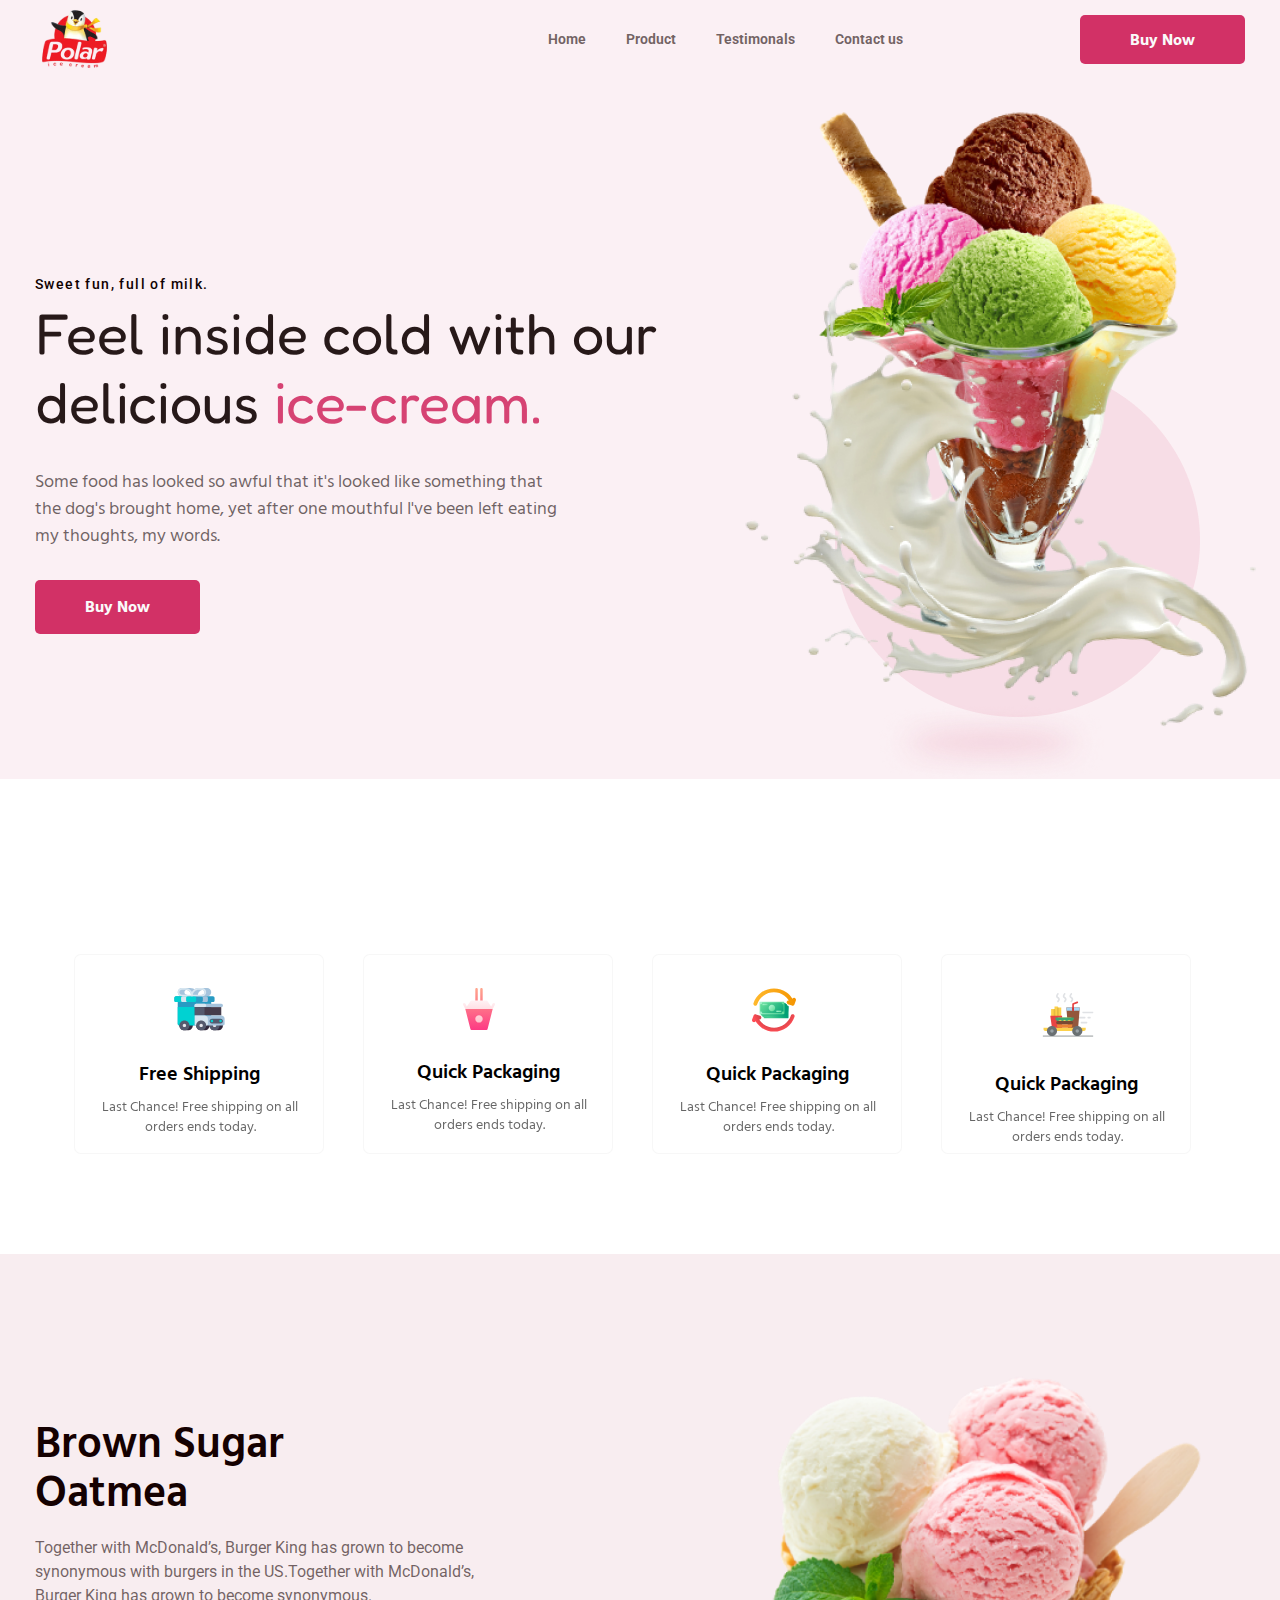
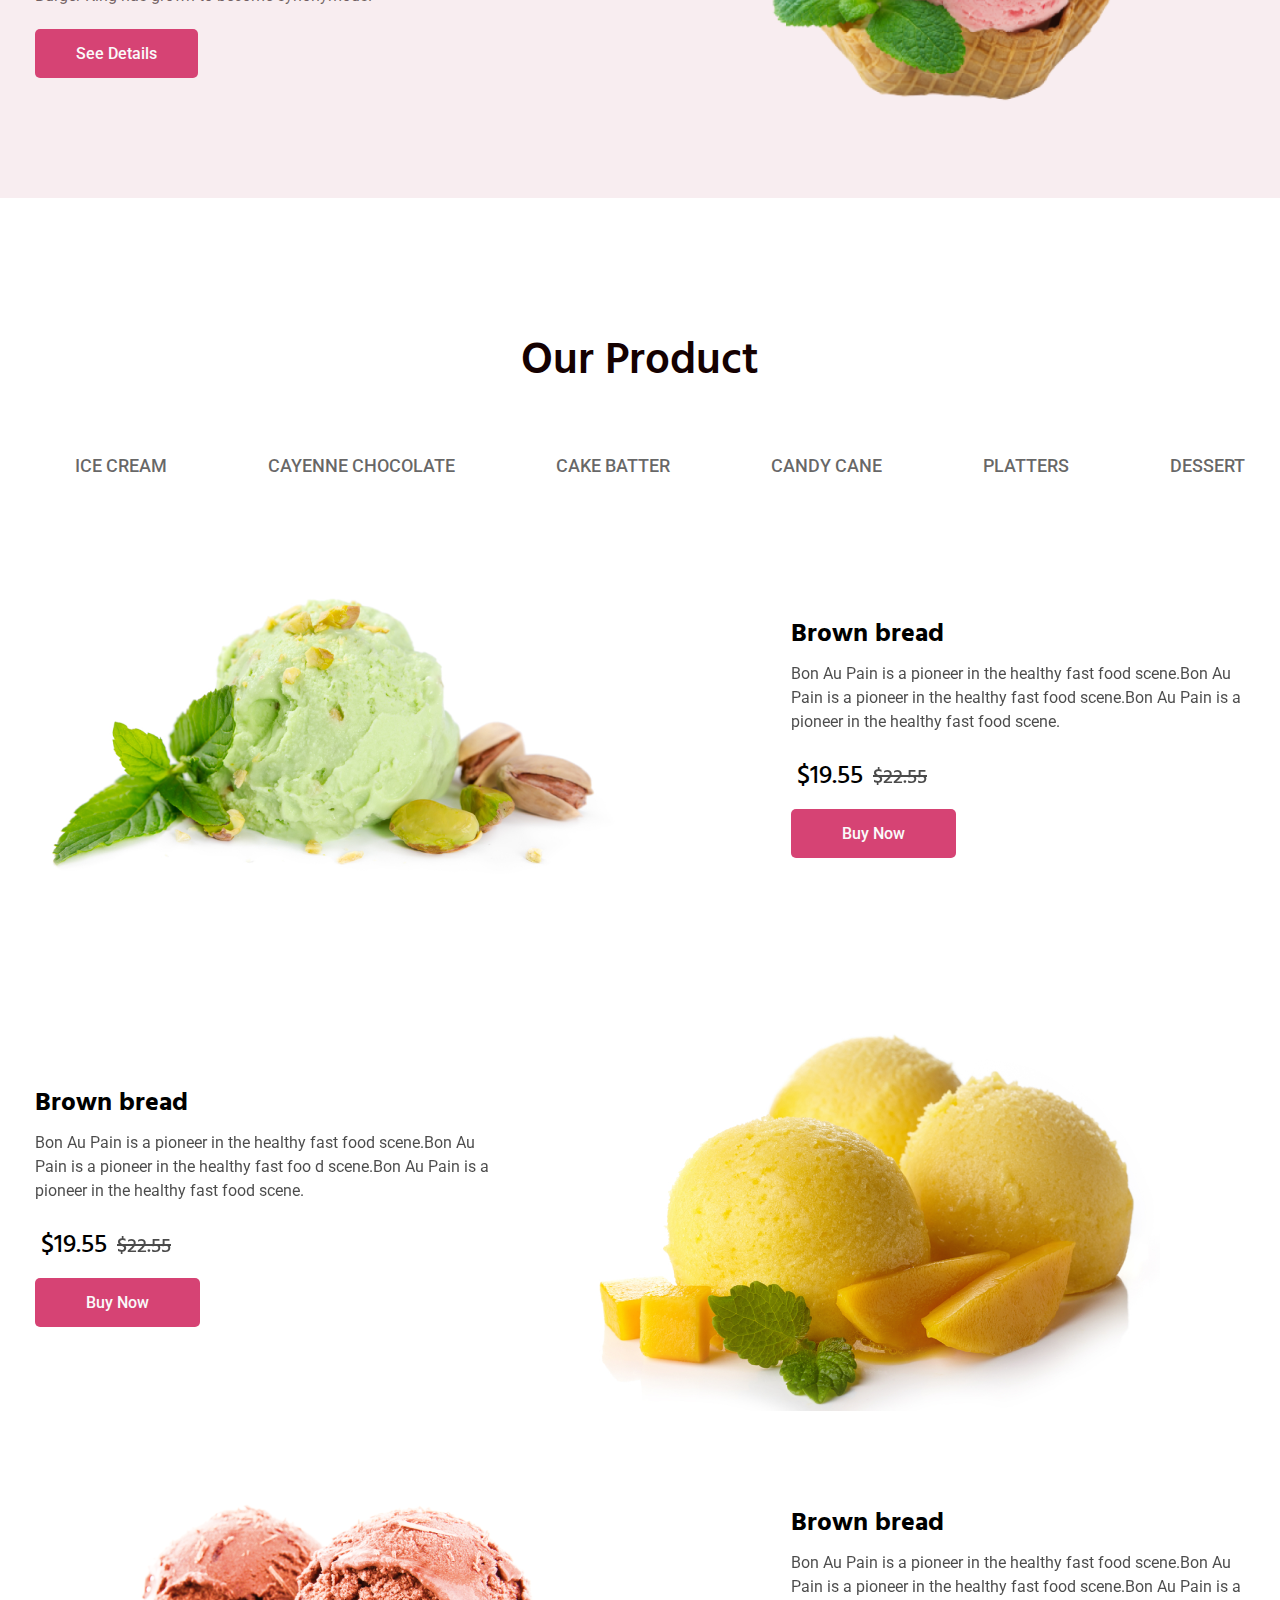
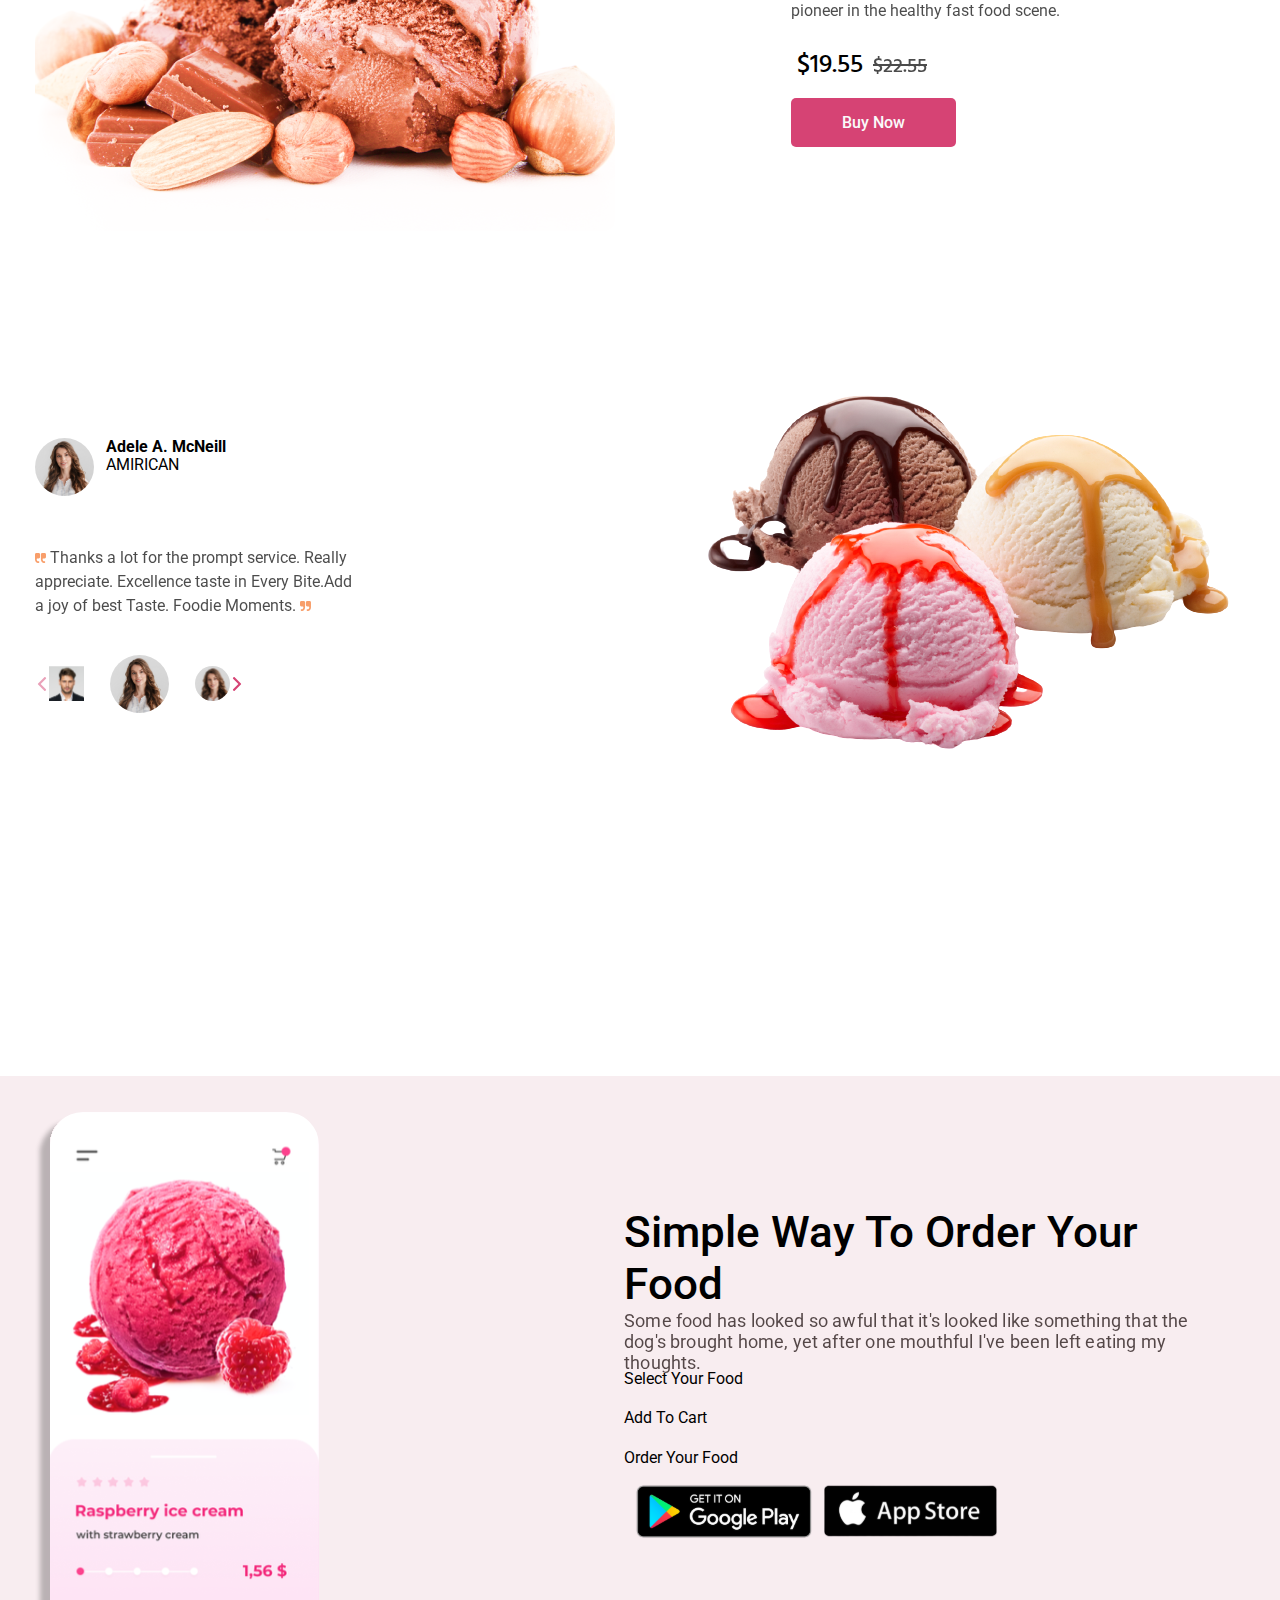
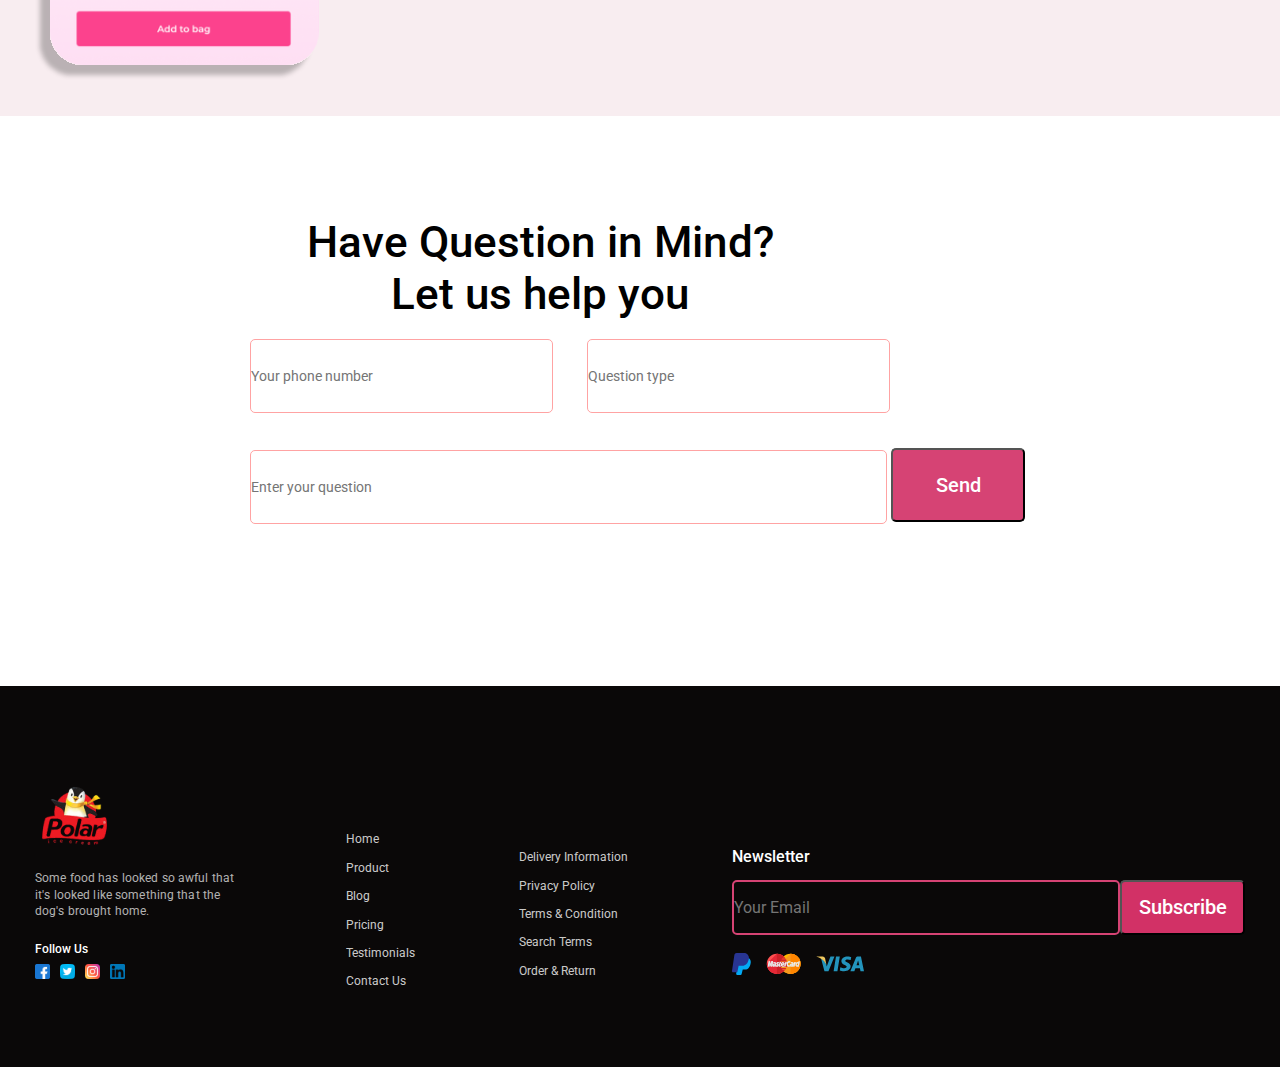
<file: index.html>
<!DOCTYPE html>
<html lang="en">
<head>
    <meta charset="UTF-8">
    <meta name="viewport" content="width=device-width, initial-scale=1.0">
    <link rel="stylesheet" href="./css/normalize.css">
    <link rel="stylesheet" href="./css/main.css">
    <link rel="preconnect" href="https://fonts.googleapis.com">
    <link rel="preconnect" href="https://fonts.gstatic.com" crossorigin>
    <link href="https://fonts.googleapis.com/css2?family=Fredoka:wght@500&display=swap" rel="stylesheet">
    <link rel="preconnect" href="https://fonts.googleapis.com">
    <link rel="preconnect" href="https://fonts.gstatic.com" crossorigin>
    <link href="https://fonts.googleapis.com/css2?family=Roboto:wght@100;300;400;500;700;900&display=swap" rel="stylesheet">
    <link rel="preconnect" href="https://fonts.googleapis.com">
    <link rel="preconnect" href="https://fonts.gstatic.com" crossorigin>
    <link href="https://fonts.googleapis.com/css2?family=Hind+Madurai:wght@300;400;500;600;700&display=swap" rel="stylesheet">
    <title>The latest</title>
</head>
<body>
    <header class="site-header">
        <div class="container">
            <div class="header">
                <a class="header-logo-link" href="/">
                    <img class="header-img" src="./images/logo.svg" alt="Logo" width="79" height="79">
                </a>
                <nav class="header-navbar">
                    <ul class="header-list">
                        <li class="header-item">
                            <a class="header-navlink" href="#">Home</a>
                        </li>
                        <li class="header-item"><a class="header-navlink" href="#">Product</a>
                        </li>
                        <li class="header-item">
                            <a class="header-navlink" href="#">Testimonals</a>
                        </li>
                        <li class="header-item">
                            <a class="header-navlink" href="#">Contact us</a>
                        </li>
                    </ul>
                    <a class="button" href="#">Buy Now</a>
                </nav>
                
            </div>
        </div>
        
        
    </header>
    <main>
        <section class="hero-section">
            <div class="container">
                <div class="hero-content">
                    <div class="hero-content-left">
                        <span class="hero-content-span">Sweet fun, full of milk.</span>
                        <h1 class="hero-content-title">Feel inside cold with our delicious <span class="hero-content-span2">ice-cream.</span>
                        </h1>
                        <p class="hero-content-text">Some food has looked so awful that it's looked like something that the dog's brought home, yet after one mouthful I've been left eating my thoughts, my words.</p>
                        <a class="hero-content-button" href="#">Buy Now</a>
                      
                    </div>
                    <div class="hero-content-right">
                      <p class="hero-bg"></p>
                    </div>

                </div>
            </div>
        </section>
        <section class="service-section">
            <div class="container">
                <div class="service-content">
                    <ul class="service-list">
                     <li class="service-item">
                        <img class="service-image" src="./images/car.svg" alt="Car" width="51.002" height="43.35">
                        <h3 class="service-title">Free Shipping</h3>
                        <p class="service-text">Last Chance! Free shipping on all orders ends today.</p>
                     </li>
                     <li class="service-item">
                        <img class="service-image"  src="./images/quickgroup.svg" alt="Quick packaging" width="32" height="42">
                        <h3 class="service-title">Quick Packaging</h3>
                        <p class="service-text">Last Chance! Free shipping on all orders ends today.</p>
                     </li>
                     <li class="service-item">
                        <img class="service-image" src="./images/cash-back.svg" alt="cash-back" width="44" height="44">
                        <h3 class="service-title">Quick Packaging</h3>
                        <p class="service-text">Last Chance! Free shipping on all orders ends today.</p>
                     </li>
                     <li class="service-item">
                        <img class="service-image" src="./images/fast-delivery.svg" alt="fast-delivery" width="54" height="54">
                        <h3 class="service-title">Quick Packaging</h3>
                        <p class="service-text">Last Chance! Free shipping on all orders ends today.</p>
                     </li>
                    </ul>
                </div>
            </div>
        </section>
        <section class="brown">
            <div class="container">
                <div class="brown__content">
                    <div class="brown__content-left">
                        <h2 class="brown__title">Brown Sugar Oatmea</h2>
                        <p class="brown__text">Together with McDonald’s, Burger King has grown to become synonymous with burgers in the US.Together with McDonald’s, Burger King has grown to become synonymous.</p>
                        <a href="#" class="brown__link">See Details</a>
                    </div>
                    <div class="brown__content-right">
                        <img class="brown__image" src="./images/section2-image.png" alt="Ice-cream image" width="" height="">
                    </div>
                </div>
            </div>

        </section>
        <section class="products">
            <div class="container">
                <div class="products__content">
                    <h2 class="products__title">Our Product</h2>
                    <ul class="products__list">
                        <li class="products__item">
                            <a class="products__link" href="#">ICE CREAM</a>
                        </li>
                        <li class="products__item">
                            <a class="products__link" href="#">CAYENNE CHOCOLATE</a>
                        </li>
                        <li class="products__item">
                            <a class="products__link" href="#">CAKE BATTER</a>
                        </li>
                        <li class="products__item">
                            <a class="products__link" href="#">CANDY CANE</a>
                        </li>
                        <li class="products__item">
                            <a class="products__link" href="#">PLATTERS</a>
                        </li>
                        <li class="products__item">
                            <a class="products__link" href="#">DESSERT</a>
                        </li>
                    </ul>
                  <div class="products__content-flexer">
                    <div class="products__content__left">
                        <img class="products__content-image" src="./images/cabbage.png" alt="cabbage">
                    </div>
                    <div>
                        <h3 class="products__content-title">Brown bread</h3>
                        <p class="products__content-text">
                            Bon Au Pain is a pioneer in the healthy fast food scene.Bon Au Pain is a pioneer in the healthy fast food scene.Bon Au Pain is a pioneer in the healthy fast food scene.
                        </p>
                        <strong class="products__content-price">$19.55</strong> <del>$22.55</del>
                        <div class="products__content-link">Buy Now</div>
                    </div>
                  </div>
                  <div class="products__content-flexer2">
                    <div class="products__content__left">
                        <img class="products__content-image" src="./images/lemons.png" alt="lemons">
                    </div>
                    <div>
                        <h3 class="products__content-title">Brown bread</h3>
                        <p class="products__content-text">
                            Bon Au Pain is a pioneer in the healthy fast food scene.Bon Au Pain is a pioneer in the healthy fast foo d scene.Bon Au Pain is a pioneer in the healthy fast food scene.
                        </p>
                        <strong class="products__content-price">$19.55</strong> <del>$22.55</del>
                        <div class="products__content-link">Buy Now</div>
                    </div>
                  </div>
                  <div class="products__content-flexer3">
                    <div class="products__content__left">
                        <img class="products__content-image" src="./images/chocolotecream.png" alt="chocolotecream">
                    </div>
                    <div>
                        <h3 class="products__content-title">Brown bread</h3>
                        <p class="products__content-text">
                            Bon Au Pain is a pioneer in the healthy fast food scene.Bon Au Pain is a pioneer in the healthy fast food scene.Bon Au Pain is a pioneer in the healthy fast food scene.
                        </p>
                        <strong class="products__content-price">$19.55</strong> <del>$22.55</del>
                        <div class="products__content-link">Buy Now</div>
                    </div>
                  </div>
                  <div class="products__content-flexer5">
                    <div class="products__content-left5">
                        <div class="products__content-clientflex">
                            <div>
                                <img class="products__content-clientimage" src="./images/Ellipse21.svg" alt="Clientphoto" width="59" height="58">
                            </div>
                            <div class="client__name">
                               <strong>Adele A. McNeill</strong>
                               <p>AMIRICAN</p>
                            </div>
                          </div>
                        
                          <p class="products__content-clientreview">   <img class="iconsmall" src="./images/Group11.svg" alt="iconsmall"> Thanks a lot for the prompt service. Really appreciate. Excellence taste in Every Bite.Add a joy of best Taste. Foodie Moments.   <img class="iconsmall" src="./images/Group12.svg" alt="iconsmall"></p>
                          <div class="products__content-clientflex2">
                            <svg xmlns="http://www.w3.org/2000/svg" width="14" height="14" viewBox="0 0 14 14" fill="none">
                                <g opacity="0.5">
                                  <path d="M3.11172 7.54628L9.3419 13.7763C9.48599 13.9206 9.67835 14 9.88345 14C10.0886 14 10.2809 13.9206 10.425 13.7763L10.8838 13.3176C11.1824 13.0188 11.1824 12.533 10.8838 12.2345L5.65219 7.0029L10.8896 1.76547C11.0337 1.62126 11.1133 1.42901 11.1133 1.22402C11.1133 1.0188 11.0337 0.826562 10.8896 0.682239L10.4308 0.223657C10.2866 0.0794468 10.0944 0 9.88926 0C9.68415 0 9.4918 0.0794468 9.3477 0.223657L3.11172 6.45941C2.96728 6.60408 2.88795 6.79723 2.8884 7.00256C2.88795 7.20869 2.96728 7.40173 3.11172 7.54628Z" fill="#D64374"/>
                                </g>
                              </svg> 
                              <img src="./images/client1.svg" alt="">
                            <img class="client__image2" src="./images/Ellipse21.svg" alt="">
                            <img src="./images/MaskGroup.svg" alt=""> 
                            <svg xmlns="http://www.w3.org/2000/svg" width="14" height="14" viewBox="0 0 14 14" fill="none">
                                <path d="M10.8883 7.54628L4.6581 13.7763C4.51401 13.9206 4.32165 14 4.11655 14C3.91144 14 3.71909 13.9206 3.57499 13.7763L3.11618 13.3176C2.81763 13.0188 2.81763 12.533 3.11618 12.2345L8.34781 7.0029L3.11038 1.76547C2.96628 1.62126 2.88672 1.42901 2.88672 1.22402C2.88672 1.0188 2.96628 0.826562 3.11038 0.682239L3.56918 0.223657C3.7134 0.0794468 3.90564 0 4.11074 0C4.31585 0 4.5082 0.0794468 4.6523 0.223657L10.8883 6.45941C11.0327 6.60408 11.1121 6.79723 11.1116 7.00256C11.1121 7.20869 11.0327 7.40173 10.8883 7.54628Z" fill="#D64374"/>
                              </svg>
                          </div>
                        
                    </div>
                    <div class="products__content-right5">
                        <img src="./images/mixedcream.png" alt="">
                    </div>

                  </div>
                 
                </div>
            </div>
        </section>
        <section class="order__section">
            <div class="container">
              <div class="order__content">
                <div class="order__content-left">
                  <img class="order__content-image" src="./images/Mask2Group.svg" alt="">
                </div>
                <div class="order__content-right">
                    <h2 class="order__content-title">Simple Way To Order Your Food</h2>
                    <p class="order__content-text">Some food has looked so awful that it's looked like something that the dog's brought home, yet after one mouthful I've been left eating my thoughts.</p>
                    <p>Select Your Food</p>
                    <p class="order__content-cart">Add To Cart</p>
                    <p>Order Your Food</p>
                    <div class="order__app">
                        <img src="./images/en_badge_web_generic-removebg-preview 1.svg" alt="">
                        <img src="./images/2.svg" alt="">
                    </div>

                </div>
              </div>
            </div>
        </section>
        <section class="contact__section">
            <div class="container">
                <div class="contact">
                  <div class="titlemargin">
                    <h2 class="contact__title">Have Question in Mind? Let us help you</h2>
                  </div>
                    <form action="https://echo.htmlacademy.ru" method="post" enctype="multipart/form-data">
                        <input class="contact__tel" type="tel" name="phonenum" placeholder="Your phone number" >
                        <input class="contact__qtype" type="text" name="qtype" placeholder="Question type">
                        <input class="contact__question" type="text" name="question" placeholder="Enter your question"> 
                        <input class="contact__button" type="submit" value="Send">

                    </form>
                </div>
            </div>
        </section>
    </main>
    <footer class="footer__sec">
        <div class="container">
            <div class="footer__flexer">
                <div class="footer__first">
                    <img class="footer__first-logo" src="./images/looo.svg" alt="">
                    <p class="footer__first-text">Some food has looked so awful that it's looked like something that the dog's brought home.</p>
                    <p class="footer__small-text">Follow Us</p>
                    <div class="footer__media">
                        <img class="footer__media-icons" src="./images/facebook.svg" alt="">
                        <img class="footer__media-icons"  src="./images/twitter.svg" alt="">
                        <img class="footer__media-icons"  src="./images/instagram.svg" alt="">
                        <img class="footer__media-icons"  src="./images/linkedin.svg" alt="">
                    </div>
                </div>
                <div class="footer__second">
                    <ul>
                        <li class="footer__linker"><a class="footer-link" href="">Home</a></li>
                        <li class="footer__linker"><a class="footer-link" href="">Product</a></li>
                        <li class="footer__linker"><a  class="footer-link" href="">Blog</a></li>
                        <li class="footer__linker"><a class="footer-link" href="">Pricing</a></li>
                        <li class="footer__linker"><a class="footer-link" href="">Testimonials</a></li>
                        <li class="footer__linker"><a class="footer-link" href="">Contact Us</a></li>
                    </ul>
                </div>
                <div class="footer__third">
                    <ul class="footer__third-list">
                        <li class="footer__linker"> <a class="footer-link" href="">Delivery Information</a></li>
                        <li class="footer__linker"><a class="footer-link" href="">Privacy Policy</a></li>
                        <li class="footer__linker"><a  class="footer-link" href="">Terms & Condition</a></li>
                        <li class="footer__linker"><a class="footer-link" href="">Search Terms</a></li>
                        <li class="footer__linker"><a class="footer-link" href="">Order & Return</a></li>
                    </ul>
                </div>
                <div class="footer__four">
                    <strong class="footer__four-st">Newsletter</strong>
                    <form class="footer__form" action="https://echo.htmlacademy.ru" method="post" enctype="multipart/form-data">
                     <div class="footer__input-flex">
                        <input class="footer__email" type="email" name="Email" placeholder="Your Email" >
                        <input class="footer__subs" type="submit" value="Subscribe">

                     </div>
                    </form>
                    <div class="footer__flex-cards">
                        <img src="./images/paypal.svg" alt="">
                        <img class="footer__cards" src="./images/mastercard.svg" alt="">
                        <img src="./images/visa.svg" alt="">
                    </div>
                </div>

            </div>
        </div>
    </footer>
</body>
</html>
</file>
<file: css/main.css>
*{
    margin: 0;
    padding: 0;
    list-style: none;
    text-decoration: none;
    color: black;
    text-decoration: none;
    box-sizing: border-box;
}
.visually-hidden {
    clip: rect(0 0 0 0);
    clip-path: inset(50%);
    height: 1px;
    overflow: hidden;
    position: absolute;
    white-space: nowrap;
    width: 1px;
  }
.container{
    width: 1250px;
    margin: 0 auto;
    padding: 0 20px;
     
}
body{
    font-family: 'Roboto', sans-serif;
    



}
h1{
    font-family: 'Fredoka', sans-serif;
}
h2, h3{
    font-family: 'Hind Madurai', sans-serif;
}

/* Header */
.site-header{
  align-items: center;
  background-color:rgba(242, 206, 218, 0.3) ; 

}
.header{
     display: flex;
/* margin-top: 10px; */
     justify-content: space-between;
     align-items: center;
}
.header-logo-link{
    width: 79px;
    height: 79px;
    flex-shrink: 0;


}
.header-navbar{
     display: flex;
     justify-content: space-between;
}

.header-list{
     display: flex;
     align-items: center;
  
   margin-right: 177px;
  
}

.header-navlink{
    margin-left: 40px;

  color: rgba(21, 1, 1, 0.6);
  
    font-size: 14px;
    font-style: normal;
    font-weight: 700;
    line-height: normal;

     &:hover{
        color: #D23166;
        font-family: Roboto;
        font-size: 15px;
        font-style: normal;
        font-weight: 700;
        line-height: normal;
     }
}
.button{
   padding: 14px 25px 13px 50px;
    width: 165px;
    height: 49px;
    flex-shrink: 0;
    border-radius: 5px;
    background: #D23166;
    color: #FAFAFA;
    font-family: Hind Madurai;
    font-size: 16px;
    font-style: normal;
    font-weight: 700;
    line-height: normal;

  
    &:hover{
        color: rgba(210, 49, 102, 1);
        font-family: Hind Madurai;
        font-size: 16px;
        font-style: normal;
        font-weight: 700;
        line-height: normal;
        width: 165px;
        height: 49px;
        flex-shrink: 0;
        border-radius: 5px;
        border: 2px solid #D23166;
        
        background: #FAFAFA;
    }
}
/* MAIN sections starts */
.hero-section{
    background-color:rgba(242, 206, 218, 0.3) ; 
}
.hero-content{
    display: flex;
  margin-bottom: 75px;

}
.hero-content-left{
    margin-top: 196px;
     
}
.hero-content-span{
    color: #0F0101;

font-size: 14px;
font-style: normal;
font-weight: 500;
line-height: normal;
letter-spacing: 1.4px;

}
.hero-content-title{
    margin-top: 6px;
    width: 665px;
    height: 130px;
    flex-shrink: 0;
    color: rgba(15, 1, 1, 0.9);
    font-size: 57.33px;
    font-style: normal;
    font-weight: 400;
    line-height: 120.5%; /* 69.083px */
   
}
.hero-content-span2{
    opacity: 0.9;
    color: #D23166;

    font-size: 57.33px;
    font-style: normal;
    font-weight: 400;
    line-height: 120.5%;
}
.hero-content-text{
    width: 523px;
    height: 78px;
    flex-shrink: 0;
    color: rgba(15, 1, 1, 0.6);
    font-family: Hind Madurai;
    font-size: 18px;
    font-style: normal;
    font-weight: 400;
    line-height: 27px; /* 150% */
    margin-bottom: 50px;
    margin-top: 35px;
}
.hero-content-button{
   
    padding: 16px 50px;
    width: 165px;
    height: 49px;
    flex-shrink: 0;
    border-radius: 5px;
    background: #D23166;
    width: 65px;
    height: 17px;
    flex-shrink: 0;
    color: #FAFAFA;
    font-family: Hind Madurai;
    font-size: 16px;
    font-style: normal;
    font-weight: 700;
    line-height: normal;
  
    &:hover{
        color: rgba(210, 49, 102, 1);
        font-family: Hind Madurai;
        font-size: 16px;
        font-style: normal;
        font-weight: 700;
        line-height: normal;
        width: 165px;
        height: 49px;
        flex-shrink: 0;
        border-radius: 5px;
        border: 2px solid #D23166;
        
        background: #FAFAFA;
    }
}
/* .hero-content-left{

}
.hero-content-right{

} */
.hero-bg{
    background-image: url(../images/bg-image.png);
    width: 597px;
    height: 700px;
    flex-shrink: 0;
    flex-shrink: 0;
    background-position: -130px 0px;
    overflow: hidden;

}

/* lists section */
.service-content{
    height: 400px;
    background: #FFF;
}
.service-list{
    display: flex;
    align-items: center;
  
}
.service-item{
    width: 250px;
    height: 200px;
    flex-shrink: 0;

    border-radius: 7px;
    border: 1px solid rgba(0, 0, 0, 0.03);
    
    background: #FFF;
    width: 250px;
    height: 200px;
    flex-shrink: 0;
    border-radius: 7px;
    background: #FFF;
    justify-content: space-between;
   margin-left: 39px;
   margin-top: 100px;

    &:hover{
        border-radius: 7px;
        background: #FFF;
        box-shadow: 20px 20px 50px 0px rgba(0, 0, 0, 0.10);
    }

}
.service-title{
   
    text-align: center;
    color: #000;
    font-family: Hind Madurai;
    font-size: 20px;
    font-style: normal;
    font-weight: 600;
    line-height: normal;
}
.service-image{
     margin: 33px 100px 24px 99px;
}
.service-text{
   margin: 9px 26px 27px 26px;
   width: 198px;
   height: 35px;
   flex-shrink: 0;
   color: #000;
   
   text-align: center;
   font-family: Hind Madurai;
   font-size: 14px;
   font-style: normal;
   font-weight: 400;
   line-height: normal;
   opacity: 0.6;
}
/* Section Brown */
.brown{

  
    height: 544.495px;
    flex-shrink: 0;
    background: #F8EDF0;

}
.brown__content{
    display: flex;
    align-items: center;
    justify-content: space-between;
}
.brown__content-left{

    width: 442px;
    height: 256.705px;
    flex-shrink: 0;

}
.brown__title{
    margin-bottom: 16px;
    width: 349px;
    height: 98.27px;
    flex-shrink: 0;

    color: #150101;
    
    font-family: Hind Madurai;
    font-size: 44.2px;
    font-style: normal;
    font-weight: 600;
    line-height: 110.5%; /* 48.841px */
}
.brown__text{

    width: 442px;
    height: 58.16px;
    flex-shrink: 0;
  
    color: rgba(21, 1, 1, 0.6);
    

    font-size: 16px;
    font-style: normal;
    font-weight: 400;
    line-height: 24px; /* 150% */

}
.brown__link{
    margin-top: 35px;
    display: inline-block;
    padding: 15px 41px;
    flex-shrink: 0;
    border-radius: 5px;
    background: #D64374;
    flex-shrink: 0;
    color: #FAFAFA;
    font-family: Roboto;
    font-size: 16px;
    font-style: normal;
    font-weight: 500;
    line-height: normal;
    &:hover{
        border-radius: 5px;
        border: 2px solid #D23166;
        background: #FAFAFA;
        flex-shrink: 0;
        color: #D23166;
        font-family: Hind Madurai;
        font-size: 16px;
        font-style: normal;
        font-weight: 700;
        line-height: normal;
    }
}
/* .brown__content-right{

   
  
   
 
  
   
} */
.brown__image{
    width: 585px;
    height: 586.804px;
    flex-shrink: 0;
    flex-shrink: 0;
   overflow: hidden;
 
}
/* Products sections */
.products__content{
    
    height: 2346px;
    flex-shrink: 0;
    background: #FFF;
}
.products__title{
    margin-bottom: 64px;
    margin-top: 132px;
    text-align: center;
    color: #150101;
    font-family: Hind Madurai;
    font-size: 44.2px;
    font-style: normal;
    font-weight: 600;
    line-height: normal;
}
.products__list{
    display: flex;
    justify-content: space-between;
    margin-bottom: 50px;
}
.products__link{
    margin-left: 40px;
    color: rgba(0, 0, 0, 0.6);
    font-size: 18px;
    font-style: normal;
    font-weight: 500;
    line-height: normal;
     &:hover{
        color: #000;
     
        font-size: 18px;
        font-style: normal;
        font-weight: 500;
        line-height: normal;
        
     }
}
.products__content-flexer{
    display: flex;
    align-items: center;
    margin-bottom: 50px;
    justify-content: space-between;
}
.products__content-image{
    margin-right: 85px;
    width: 580px;
    height: 415px;
    flex-shrink: 0;
    border-radius: 10px;
}
.products__content-title{
    color: #000;
    font-family: Hind Madurai;
    font-size: 26px;
    font-style: normal;
    font-weight: 700;
    line-height: normal;
    margin-bottom: 11px;
}
.products__content-text{
    width: 454px;
    height: 67px;
    flex-shrink: 0;
    color: #000;
    
    font-family: Roboto;
    font-size: 16px;
    font-style: normal;
    font-weight: 400;
    line-height: 24px; /* 150% */
    opacity: 0.7;
    margin-bottom: 28px;
}
.products__content-price{
    margin: 6px;
    width: 71px;
    height: 27px;
    flex-shrink: 0;
    color: #000;
    font-family: Hind Madurai;
    font-size: 26px;
    font-style: normal;
    font-weight: 500;
    line-height: normal;
    
}
del{
    text-decoration-line: line-through;
    width: 58px;
height: 27px;
flex-shrink: 0;
color: #000;

font-family: Hind Madurai;
font-size: 20px;
font-style: normal;
font-weight: 500;
line-height: normal;

opacity: 0.7;
}
.products__content-link{
    padding: 15px 9px;
    margin-top: 16px;
    width: 165px;
    height: 49px;
    flex-shrink: 0;
    border-radius: 5px;
    background: #D64374;
    color: #FAFAFA;
    text-align: center;
    font-family: Roboto;
    font-size: 16px;
    font-style: normal;
    font-weight: 500;
    line-height: normal;

    &:hover{
        color: #D23166;
       
        font-size: 16px;
        font-style: normal;
       
        line-height: normal;
        width: 165px;
        height: 49px;
        flex-shrink: 0;
   
        border-radius: 5px;
        border: 2px solid #D23166;
        
        background: #FAFAFA;
        
        color:rgba(210, 49, 102, 1)
        
        
    }
}
.products__content-flexer2{
    display: flex;
    align-items: center;
    justify-content: space-between;
    flex-direction: row-reverse;
}
.products__content-flexer3{
    display: flex;
    align-items: center;
    justify-content: space-between;
    margin-bottom: 117px;
}

.products__content-flexer5{
    display: flex;
    align-items: center;
    justify-content: space-between;

     
}

.products__content-clientflex{
     display: flex;
     margin-bottom: 46px;
}
.products__content-clientreview{
    width: 322px;
    height: 53px;
    flex-shrink: 0;
    color: #000;
    
    font-family: Roboto;
    font-size: 16px;
    font-style: normal;
    font-weight: 400;
    line-height: 24px; /* 150% */
    opacity: 0.7;
}
.products__content-clientflex2{
     display: flex;
     align-items: center;
     margin-top: 56px;

}
.client__name{
     margin-left: 12px;
}
.client__image2{
     margin-right: 26px;
     margin-left: 26px;
}
/* SEction Order */
.order__section{
    height: 640px;
    flex-shrink: 0;
    background: #F8EDF0;
}
.order__content{
    display: flex;
    align-items: center;
    justify-content: space-between;
  
}
.order__content-cart{
    margin-top: 21px;
    margin-bottom: 21px;
}
.order__content-title{
    width: 621px;
    color: #000;
    
    font-family: Roboto;
    font-size: 44.2px;
    font-style: normal;
    font-weight: 500;
    line-height: normal;
}
.order__content-image{
     margin-top: 36px;
}
.order__content-text{
    width: 607px;
    height: 60px;
    flex-shrink: 0;
    color: #0F0101;
    
    font-family: Roboto;
    font-size: 18px;
    font-style: normal;
    font-weight: 400;
    line-height: normal;
    letter-spacing: 0.18px;
    opacity: 0.7;
}
/* . lect{
    width: 166px;
    color: #000;
    
    font-family: Roboto;
    font-size: 22px;
    font-style: normal;
    font-weight: 400;
    line-height: normal;} */
    .order__app{
        display: flex;
        align-items: center;
    }

    /* Contact section */
    .contact__section{

        height: 470px;
        flex-shrink: 0;
        background: #FFF;

    }
      .contact{
      margin: 100px 215px;
    
      }
      .titlemargin{
        margin: 0px 29px;
      }
        .contact__title{
            width: 522px;
            height: 123px;
            flex-shrink: 0;
        
            color: #000;
            
            text-align: center;
            font-family: Roboto;
            font-size: 44px;
            font-style: normal;
            font-weight: 500;
            line-height: normal;
        }
        .contact__tel{
            margin-right: 30px;
            width: 303px;
            height: 74px;
            flex-shrink: 0;
            border-radius: 5px;
            border: 1px solid #FFA3A3;
            
            background: #FFF;
           
            color:rgba(15, 0, 0, 0.6);

            font-family: Roboto;
            font-size: 14px;
            font-style: normal;
            font-weight: 400;
            line-height: normal;
         
        }
        .contact__qtype{
            width: 303px;
            height: 74px;
            flex-shrink: 0;
            border-radius: 5px;
            border: 1px solid #FFA3A3;
            
            background: #FFF;
            color:rgba(15, 0, 0, 0.6);


            font-family: Roboto;
            font-size: 14px;
            font-style: normal;
            font-weight: 400;
            line-height: normal;
        
        }
        .contact__question{
            margin-top: 37px;
            margin-bottom: 110px;
            width: 637px;
            height: 74px;
            flex-shrink: 0;
            border-radius: 5px;
            border: 1px solid #FFA3A3;
            
            background: #FFF;
            color:rgba(15, 0, 0, 0.6);

            font-family: Roboto;
            font-size: 14px;
            font-style: normal;
            font-weight: 400;
            line-height: normal;
        
        }
        .contact__button{
            width: 134px;
            height: 74px;
            flex-shrink: 0;
            border-radius: 5px;
            background: #D64374;
            color: #FFF;
            font-family: Roboto;
            font-size: 20px;
            font-style: normal;
            font-weight: 500;
            line-height: normal;
            &:hover{
                flex-shrink: 0;
                color: #D23166;
                font-family: Hind Madurai;
                font-size: 20px;
                font-style: normal;
                font-weight: 700;
                line-height: normal;
                border-radius: 5px;
                border: 2px solid #D23166;
                
                background: #FAFAFA;
             }
        }
 /* Footer */
 .footer__flexer{

    display: flex;
    align-items: center;
    justify-content: space-between;
 }
 .footer__first-logo{
    margin-top: 70px;
 }
 .footer__first-text{
    margin-top: 9px;
    margin-bottom: 25px;
    width: 207px;
    height: 47px;
    flex-shrink: 0;
    color:rgba(255, 255, 255, 0.7);
    
    font-family: Roboto;
    font-size: 12px;
    font-style: normal;
    font-weight: 400;
    line-height: 139.687%; /* 16.762px */
    letter-spacing: 0.12px;
    
    
 }
 .footer__media-icons{
    margin-right: 10px;
    cursor: pointer;
 }
 .footer__small-text{
    margin-bottom: 8px;
    color: white;
    font-family: Roboto;
    font-size: 12px;
    font-style: normal;
    font-weight: 500;
    line-height: normal;
 }
 .footer__linker{
    margin-bottom: 10px;
 }
 .footer__sec{
    height: 381px;
    flex-shrink: 0;
    background: #0A0808;
 }
 .footer__media{
    display: flex;
    align-items: center;
 }
 .footer__second{
    margin-top: 143px;
 }
 .footer__third{
    margin-top: 150px;
     
 }
 .footer__third-list{
     gap: 10px;
 }
 .footer-link{
    color: #FFF;
    font-family: Roboto;
    font-size: 12px;
    font-style: normal;
    font-weight: 400;
    line-height: normal;
   color:  rgba(255, 255, 255, 0.8);

    &:hover{
        color: #FFF;
        font-family: Roboto;
        font-size: 12px;
        font-style: normal;
        font-weight: 400;
        line-height: normal;
    }
 }
 .footer__four{
    margin-top: 136px;
 }
 .footer__four-st{
    color: #FFF;
    font-family: Roboto;
    font-size: 16px;
    font-style: normal;
    font-weight: 500;
    line-height: normal;
 }
 .footer__form{
    margin-top: 13px;
    margin-bottom: 18px;
  
 }
 
 .footer__input-flex{
    display: flex;
    align-items: center;
 }
 
 .footer__email{
    width: 388px;
    height: 55px;
    flex-shrink: 0;
    border-radius: 5px;
    border: 2px solid #D64374;
   background-color:rgba(10, 8, 8, 1) ; 

 }
 .footer__subs{
    width: 125px;
    height: 55px;
    flex-shrink: 0;
    border-radius: 5px;
    background: #D23166;
    color: #FFF;
    font-family: Roboto;
    font-size: 20px;
    font-style: normal;
    font-weight: 500;
    line-height: normal;
     &:hover{
        flex-shrink: 0;
        color: #D23166;
        font-family: Hind Madurai;
        font-size: 20px;
        font-style: normal;
        font-weight: 700;
        line-height: normal;
        border-radius: 5px;
        border: 2px solid #D23166;
        
        background: #FAFAFA;
     }
 }
 .footer__flex-cards{
    display: flex;
    align-items: center;
    cursor: pointer;
 }
 .footer__cards{
    margin-right: 15px;
     margin-left: 15px;
     cursor: pointer;
 }
</file>
